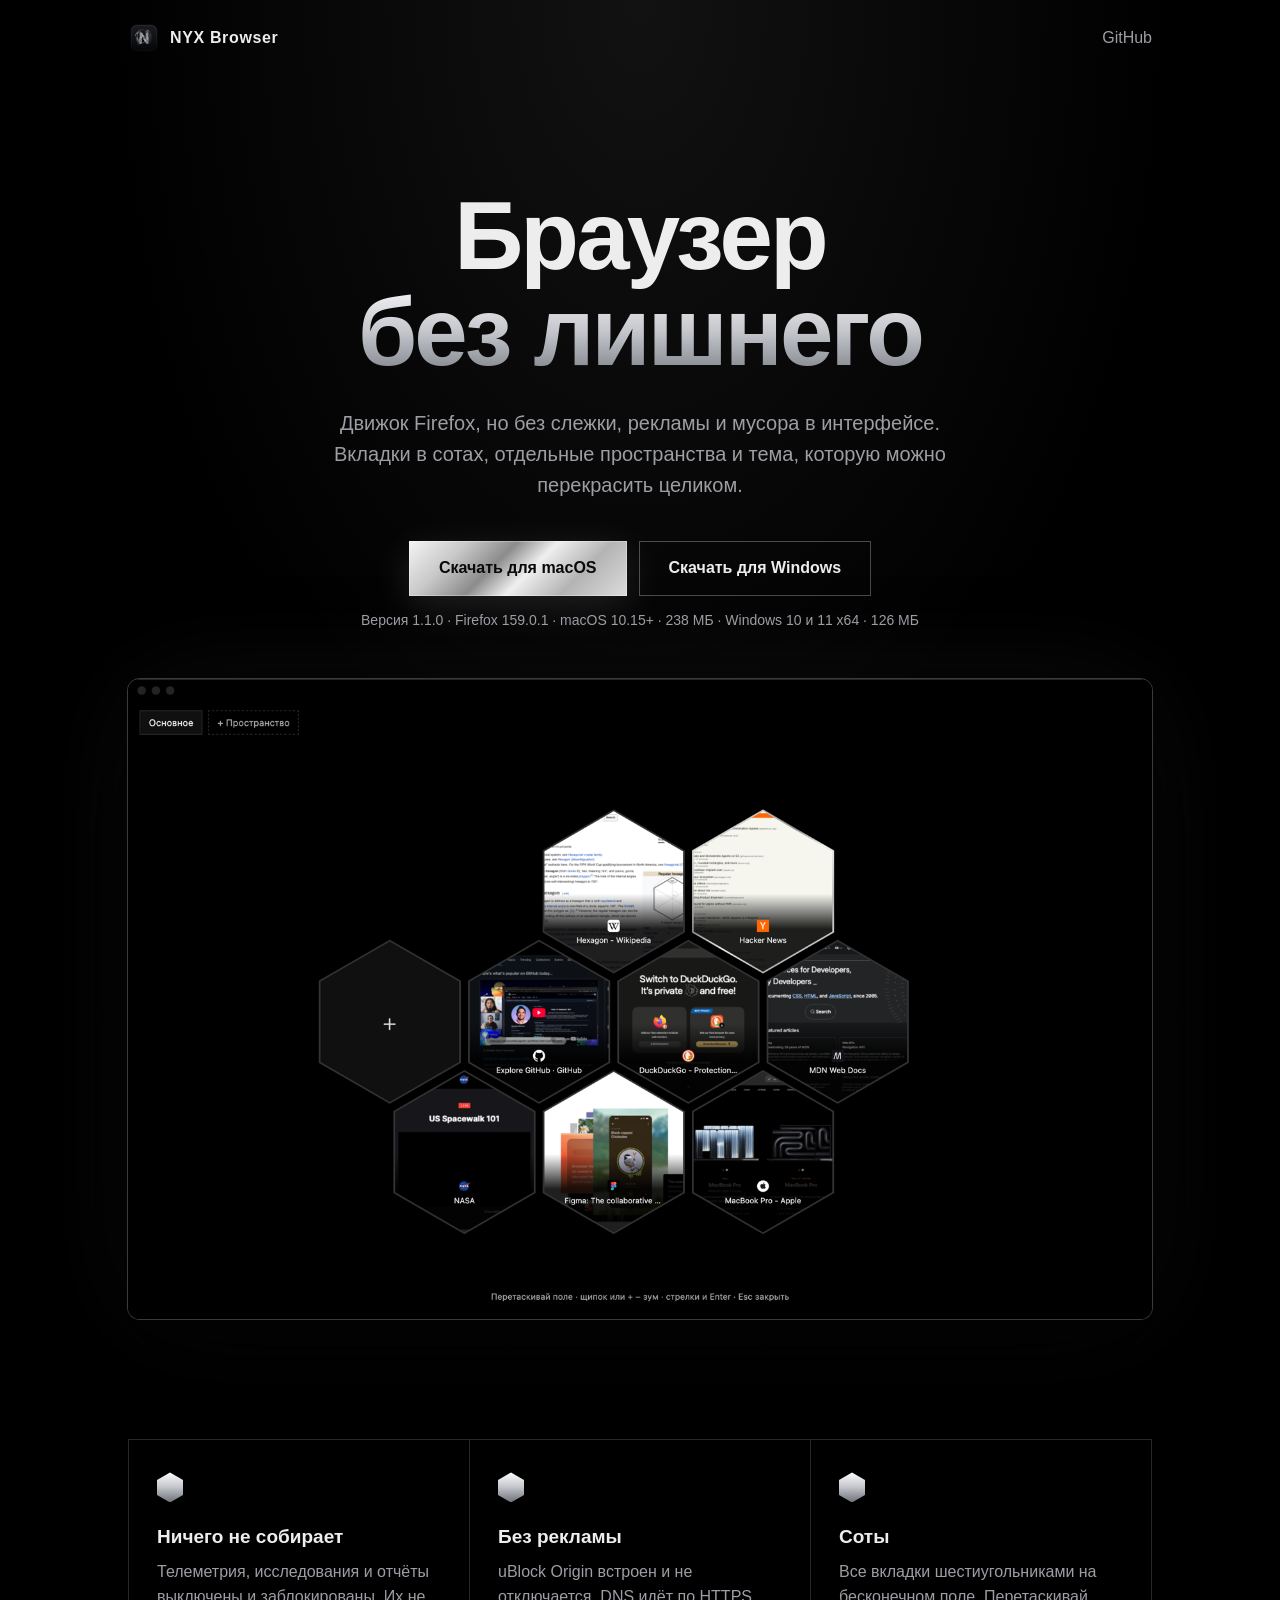
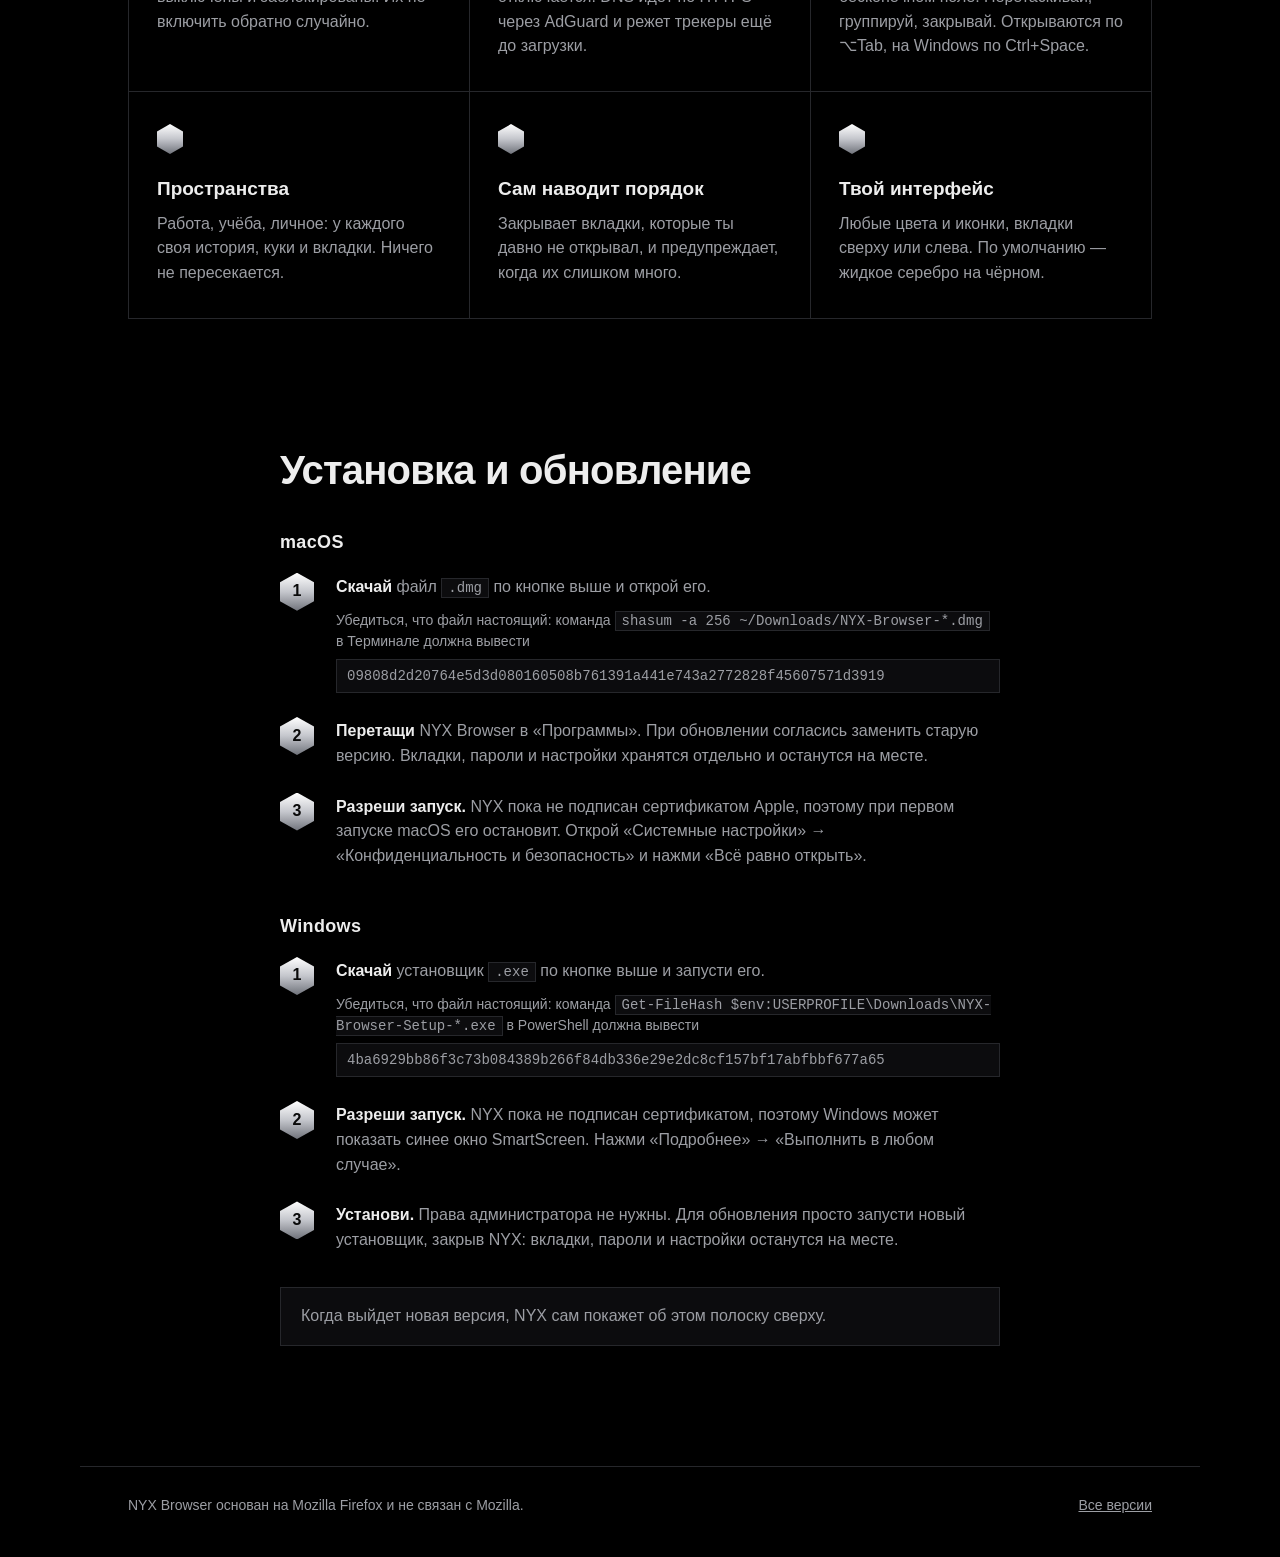
<file: docs/index.html>
<!doctype html>
<html lang="ru">
  <head>
    <meta charset="utf-8" />
    <meta http-equiv="Content-Security-Policy" content="default-src 'none'; script-src 'self'; style-src 'self'; img-src 'self'; connect-src 'self'; base-uri 'none'; form-action 'none'" />
    <meta name="viewport" content="width=device-width, initial-scale=1" />
    <title>NYX Browser</title>
    <meta name="description" content="NYX Browser: браузер для macOS на движке Firefox. Без телеметрии и рекламы, с сотами вместо списка вкладок и изолированными пространствами." />
    <meta property="og:title" content="NYX Browser" />
    <meta property="og:description" content="Браузер для macOS на движке Firefox. Без телеметрии и рекламы." />
    <meta property="og:image" content="img/screenshot.png" />
    <meta name="theme-color" content="#000000" />
    <link rel="icon" href="img/favicon.png" />
    <link rel="stylesheet" href="style.css" />
  </head>
  <body>
    <header class="top">
      <a class="brand" href="#">
        <img src="img/logo.svg" alt="" width="32" height="32" />
        <span>NYX Browser</span>
      </a>
      <a class="top-link" href="https://github.com/skytninja/NYX-browser">GitHub</a>
    </header>

    <main>
      <section class="hero">
        <h1>Браузер<br /><span class="metal">без лишнего</span></h1>
        <p class="lead">
          Движок Firefox, но без слежки, рекламы и мусора в интерфейсе.
          Вкладки в сотах, отдельные пространства и тема, которую можно перекрасить целиком.
        </p>
        <div class="cta">
          <div class="downloads" id="downloads">
            <a class="button" id="download-button" href="https://github.com/skytninja/NYX-browser/releases/latest">
              Скачать для macOS
            </a>
            <a class="button secondary" id="download-win" href="https://github.com/skytninja/NYX-browser/releases/latest">
              Скачать для Windows
            </a>
          </div>
          <p class="meta" id="download-meta">macOS 10.15+ · Apple Silicon и Intel &nbsp;·&nbsp; Windows 10 и 11 · x64</p>
        </div>
      </section>

      <figure class="shot">
        <img src="img/screenshot.png" alt="NYX Browser: обзор вкладок сотами" width="1600" height="1000" />
      </figure>

      <section class="features" aria-label="Возможности">
        <article>
          <span class="hex" aria-hidden="true"></span>
          <h2>Ничего не собирает</h2>
          <p>Телеметрия, исследования и отчёты выключены и заблокированы. Их не включить обратно случайно.</p>
        </article>
        <article>
          <span class="hex" aria-hidden="true"></span>
          <h2>Без рекламы</h2>
          <p>uBlock Origin встроен и не отключается. DNS идёт по HTTPS через AdGuard и режет трекеры ещё до загрузки.</p>
        </article>
        <article>
          <span class="hex" aria-hidden="true"></span>
          <h2>Соты</h2>
          <p>Все вкладки шестиугольниками на бесконечном поле. Перетаскивай, группируй, закрывай. Открываются по ⌥Tab, на Windows по Ctrl+Space.</p>
        </article>
        <article>
          <span class="hex" aria-hidden="true"></span>
          <h2>Пространства</h2>
          <p>Работа, учёба, личное: у каждого своя история, куки и вкладки. Ничего не пересекается.</p>
        </article>
        <article>
          <span class="hex" aria-hidden="true"></span>
          <h2>Сам наводит порядок</h2>
          <p>Закрывает вкладки, которые ты давно не открывал, и предупреждает, когда их слишком много.</p>
        </article>
        <article>
          <span class="hex" aria-hidden="true"></span>
          <h2>Твой интерфейс</h2>
          <p>Любые цвета и иконки, вкладки сверху или слева. По умолчанию — жидкое серебро на чёрном.</p>
        </article>
      </section>

      <section class="install" id="download">
        <h2>Установка и обновление</h2>
        <h3 class="platform">macOS</h3>
        <ol>
          <li>
            <strong>Скачай</strong> файл <code>.dmg</code> по кнопке выше и открой его.
            <span class="checksum" id="checksum" hidden>
              Убедиться, что файл настоящий: команда <code>shasum -a 256 ~/Downloads/NYX-Browser-*.dmg</code>
              в Терминале должна вывести <code class="hash" id="sha256"></code>
            </span>
          </li>
          <li>
            <strong>Перетащи</strong> NYX Browser в «Программы». При обновлении согласись заменить старую версию.
            Вкладки, пароли и настройки хранятся отдельно и останутся на месте.
          </li>
          <li>
            <strong>Разреши запуск.</strong> NYX пока не подписан сертификатом Apple, поэтому при первом запуске macOS его остановит.
            Открой «Системные настройки» → «Конфиденциальность и безопасность» и нажми «Всё равно открыть».
          </li>
        </ol>
        <h3 class="platform">Windows</h3>
        <ol>
          <li>
            <strong>Скачай</strong> установщик <code>.exe</code> по кнопке выше и запусти его.
            <span class="checksum" id="checksum-win" hidden>
              Убедиться, что файл настоящий: команда
              <code>Get-FileHash $env:USERPROFILE\Downloads\NYX-Browser-Setup-*.exe</code>
              в PowerShell должна вывести <code class="hash" id="sha256-win"></code>
            </span>
          </li>
          <li>
            <strong>Разреши запуск.</strong> NYX пока не подписан сертификатом, поэтому Windows может показать синее окно SmartScreen.
            Нажми «Подробнее» → «Выполнить в любом случае».
          </li>
          <li>
            <strong>Установи.</strong> Права администратора не нужны. Для обновления просто запусти новый установщик,
            закрыв NYX: вкладки, пароли и настройки останутся на месте.
          </li>
        </ol>
        <p class="note">Когда выйдет новая версия, NYX сам покажет об этом полоску сверху.</p>
      </section>
    </main>

    <footer class="bottom">
      <p>NYX Browser основан на Mozilla Firefox и не связан с Mozilla.</p>
      <p><a href="https://github.com/skytninja/NYX-browser/releases">Все версии</a></p>
    </footer>

    <script src="script.js"></script>
  </body>
</html>
</file>
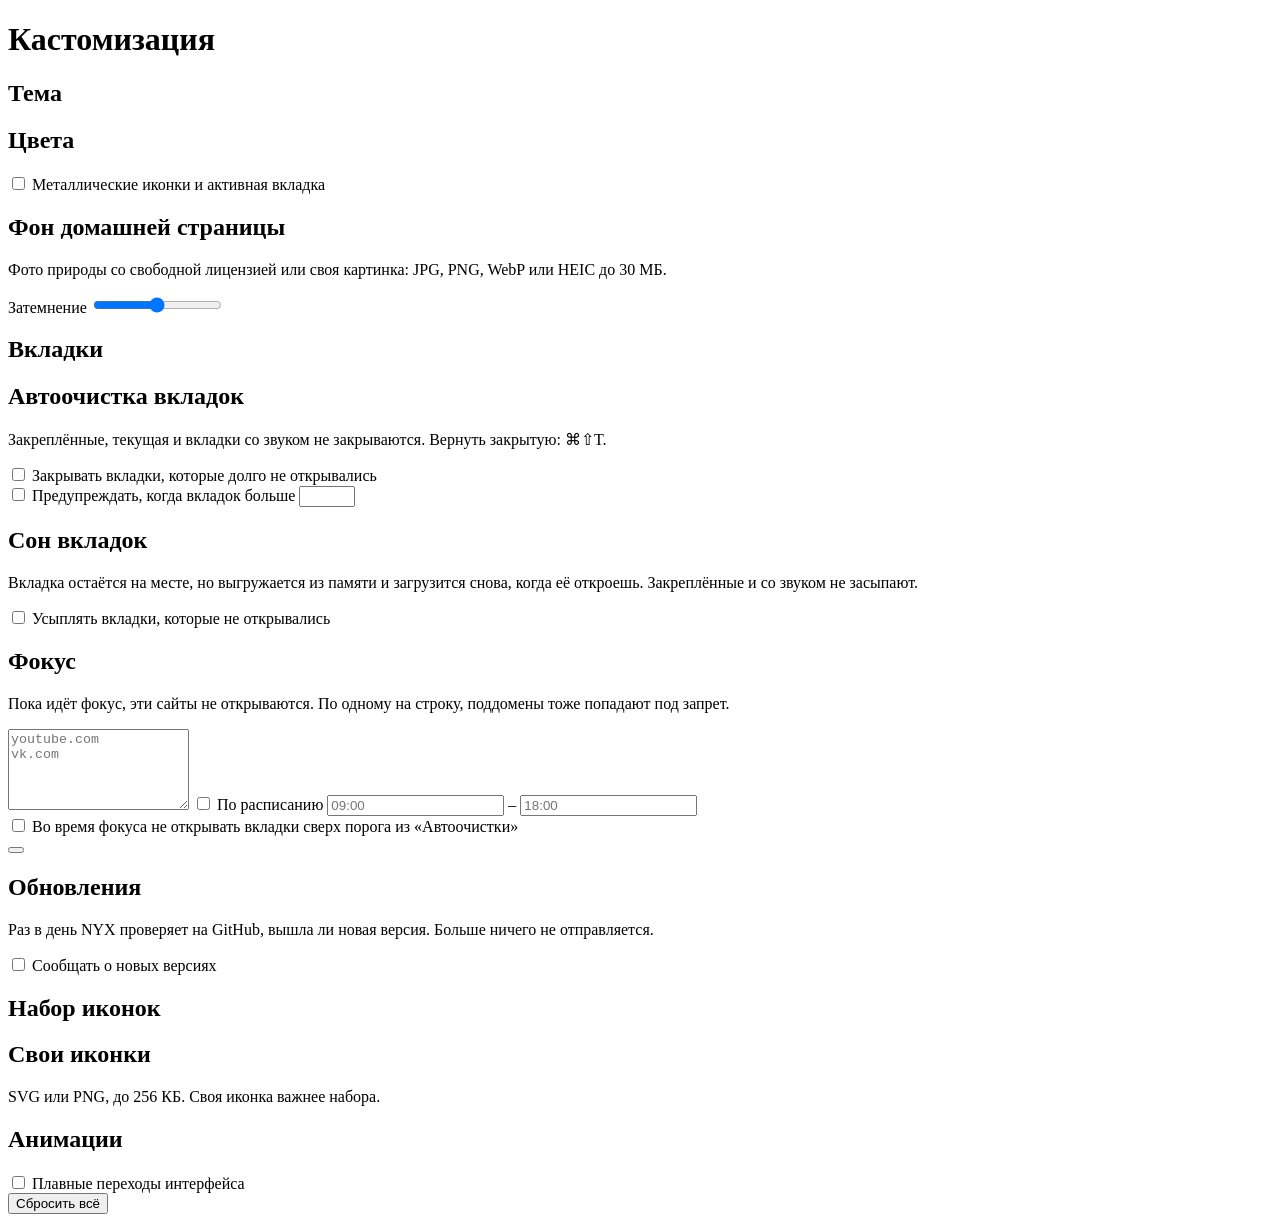
<file: chrome/home/customize.html>
<!doctype html>
<html lang="ru">
  <head>
    <meta charset="utf-8" />
    <meta http-equiv="Content-Security-Policy" content="default-src chrome:; img-src chrome: data:; object-src 'none'" />
    <title>Кастомизация</title>
    <link rel="icon" href="chrome://branding/content/icon32.png" />
    <link rel="stylesheet" href="chrome://nyx/content/customize.css" />
  </head>
  <body>
    <main>
      <h1>Кастомизация</h1>

      <section>
        <h2>Тема</h2>
        <div id="presets" class="options"></div>
      </section>

      <section>
        <h2>Цвета</h2>
        <div id="colors" class="grid"></div>
        <label class="row">
          <input id="metal" type="checkbox" />
          <span>Металлические иконки и активная вкладка</span>
        </label>
      </section>

      <section id="home-background">
        <h2>Фон домашней страницы</h2>
        <p id="background-hint" class="hint">Фото природы со свободной лицензией или своя картинка: JPG, PNG, WebP или HEIC до 30 МБ.</p>
        <div id="backgrounds" class="backgrounds"></div>
        <input id="background-file" type="file" accept="image/jpeg,image/png,image/webp,image/heic,image/heif,.heic,.heif" hidden />
        <label class="row spaced">
          <span>Затемнение</span>
          <input id="home-dim" type="range" min="0" max="70" step="5" />
          <span id="home-dim-value" class="hint inline"></span>
        </label>
        <p id="background-error" class="error" role="alert"></p>
      </section>

      <section>
        <h2>Вкладки</h2>
        <div id="tabs" class="options"></div>
      </section>

      <section>
        <h2>Автоочистка вкладок</h2>
        <p class="hint">Закреплённые, текущая и вкладки со звуком не закрываются. Вернуть закрытую: <span class="reopen-key">⌘⇧T</span>.</p>
        <label class="row">
          <input id="tab-cleanup" type="checkbox" />
          <span>Закрывать вкладки, которые долго не открывались</span>
        </label>
        <div id="cleanup-hours" class="options spaced"></div>
        <label class="row spaced">
          <input id="tab-warning" type="checkbox" />
          <span>Предупреждать, когда вкладок больше</span>
          <input id="tab-limit" class="number" type="number" min="5" max="500" step="1" aria-label="Порог вкладок" />
        </label>
      </section>

      <section>
        <h2>Сон вкладок</h2>
        <p class="hint">Вкладка остаётся на месте, но выгружается из памяти и загрузится снова, когда её откроешь. Закреплённые и со звуком не засыпают.</p>
        <label class="row">
          <input id="tab-sleep" type="checkbox" />
          <span>Усыплять вкладки, которые не открывались</span>
        </label>
        <div id="sleep-minutes" class="options spaced"></div>
      </section>

      <section id="focus">
        <h2>Фокус</h2>
        <p class="hint">Пока идёт фокус, эти сайты не открываются. По одному на строку, поддомены тоже попадают под запрет.</p>
        <textarea id="focus-sites" class="sites" rows="5" placeholder="youtube.com&#10;vk.com" aria-label="Сайты для фокуса" spellcheck="false"></textarea>
        <label class="row spaced">
          <input id="focus-schedule" type="checkbox" />
          <span>По расписанию</span>
          <input id="focus-from" class="time" type="text" inputmode="numeric" maxlength="5" placeholder="09:00" aria-label="Начало фокуса, ЧЧ:ММ" />
          <span>–</span>
          <input id="focus-to" class="time" type="text" inputmode="numeric" maxlength="5" placeholder="18:00" aria-label="Конец фокуса, ЧЧ:ММ" />
        </label>
        <div id="focus-days" class="options spaced" aria-label="Дни фокуса"></div>
        <label class="row spaced">
          <input id="focus-hard-limit" type="checkbox" />
          <span>Во время фокуса не открывать вкладки сверх порога из «Автоочистки»</span>
        </label>
        <div class="row spaced">
          <button id="focus-now" class="option" type="button"></button>
          <span id="focus-status" class="hint inline"></span>
        </div>
      </section>

      <section>
        <h2>Обновления</h2>
        <p class="hint">Раз в день NYX проверяет на GitHub, вышла ли новая версия. Больше ничего не отправляется.</p>
        <label class="row">
          <input id="update-check" type="checkbox" />
          <span>Сообщать о новых версиях</span>
        </label>
      </section>

      <section>
        <h2>Набор иконок</h2>
        <div id="packs" class="options"></div>
      </section>

      <section>
        <h2>Свои иконки</h2>
        <p class="hint">SVG или PNG, до 256 КБ. Своя иконка важнее набора.</p>
        <div id="icons" class="grid"></div>
        <p id="icon-error" class="error" role="alert"></p>
      </section>

      <section>
        <h2>Анимации</h2>
        <label class="row">
          <input id="animations" type="checkbox" />
          <span>Плавные переходы интерфейса</span>
        </label>
      </section>

      <button id="reset" class="option" type="button">Сбросить всё</button>
    </main>
    <script src="chrome://nyx/content/customize.js"></script>
  </body>
</html>
</file>
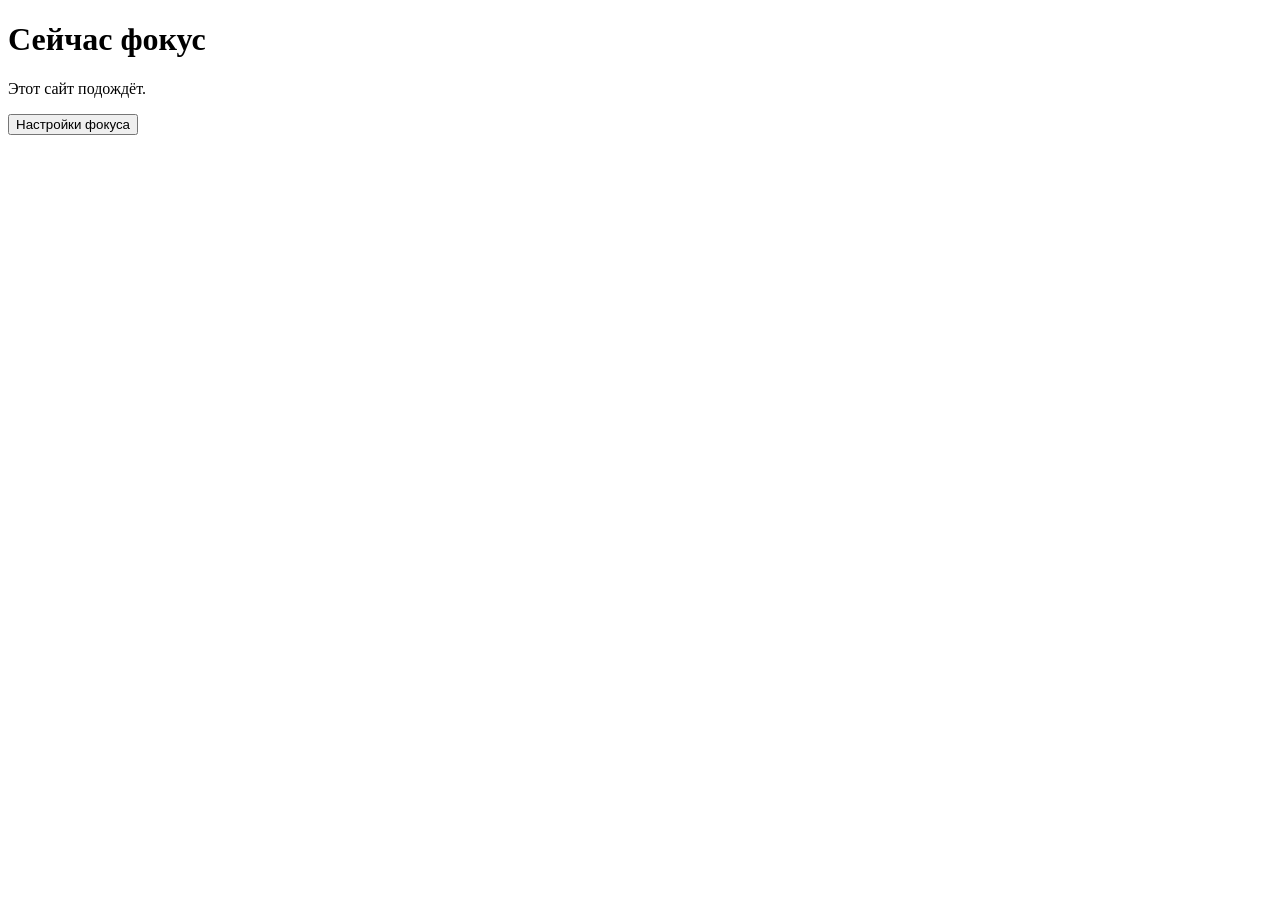
<file: chrome/home/focus.html>
<!doctype html>
<html lang="ru">
  <head>
    <meta charset="utf-8" />
    <meta http-equiv="Content-Security-Policy" content="default-src chrome:; object-src 'none'" />
    <title>Фокус</title>
    <link rel="icon" href="chrome://branding/content/icon32.png" />
    <link rel="stylesheet" href="chrome://nyx/content/focus.css" />
  </head>
  <body>
    <main>
      <span class="hex" aria-hidden="true"></span>
      <h1>Сейчас фокус</h1>
      <p id="site">Этот сайт подождёт.</p>
      <button id="settings" type="button">Настройки фокуса</button>
    </main>
    <script src="chrome://nyx/content/focus.js"></script>
  </body>
</html>
</file>
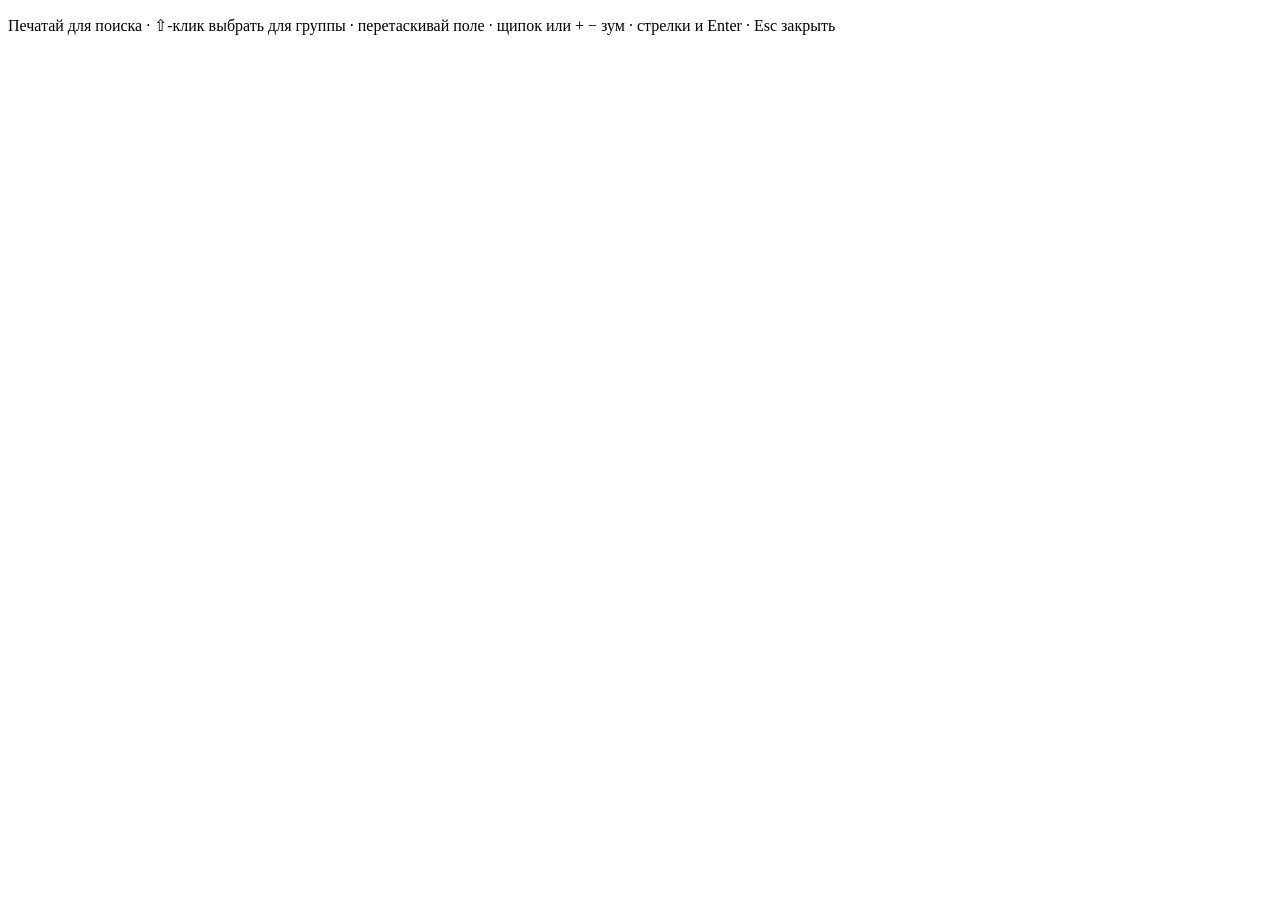
<file: chrome/home/hive.html>
<!doctype html>
<html lang="ru">
  <head>
    <meta charset="utf-8" />
    <meta http-equiv="Content-Security-Policy" content="default-src chrome:; img-src chrome: data: page-icon: https:; object-src 'none'" />
    <title>Соты</title>
    <link rel="stylesheet" href="chrome://nyx/content/hive.css" />
  </head>
  <body>
    <main id="viewport" aria-label="Открытые вкладки">
      <div id="world"></div>
    </main>
    <nav id="spaces" aria-label="Пространства"></nav>
    <aside id="trash" aria-label="Отложенные и закрытые вкладки"></aside>
    <div id="snooze" role="dialog" aria-label="Действия" hidden></div>
    <div id="group-bar" role="toolbar" aria-label="Группа из выбранных вкладок" hidden></div>
    <input id="search" type="search" hidden placeholder="Поиск по вкладкам" aria-label="Поиск по вкладкам" autocomplete="off" />
    <p id="hint">Печатай для поиска · ⇧-клик выбрать для группы · перетаскивай поле · щипок или + − зум · стрелки и Enter · Esc закрыть</p>
    <script src="chrome://nyx/content/hive.js"></script>
  </body>
</html>
</file>
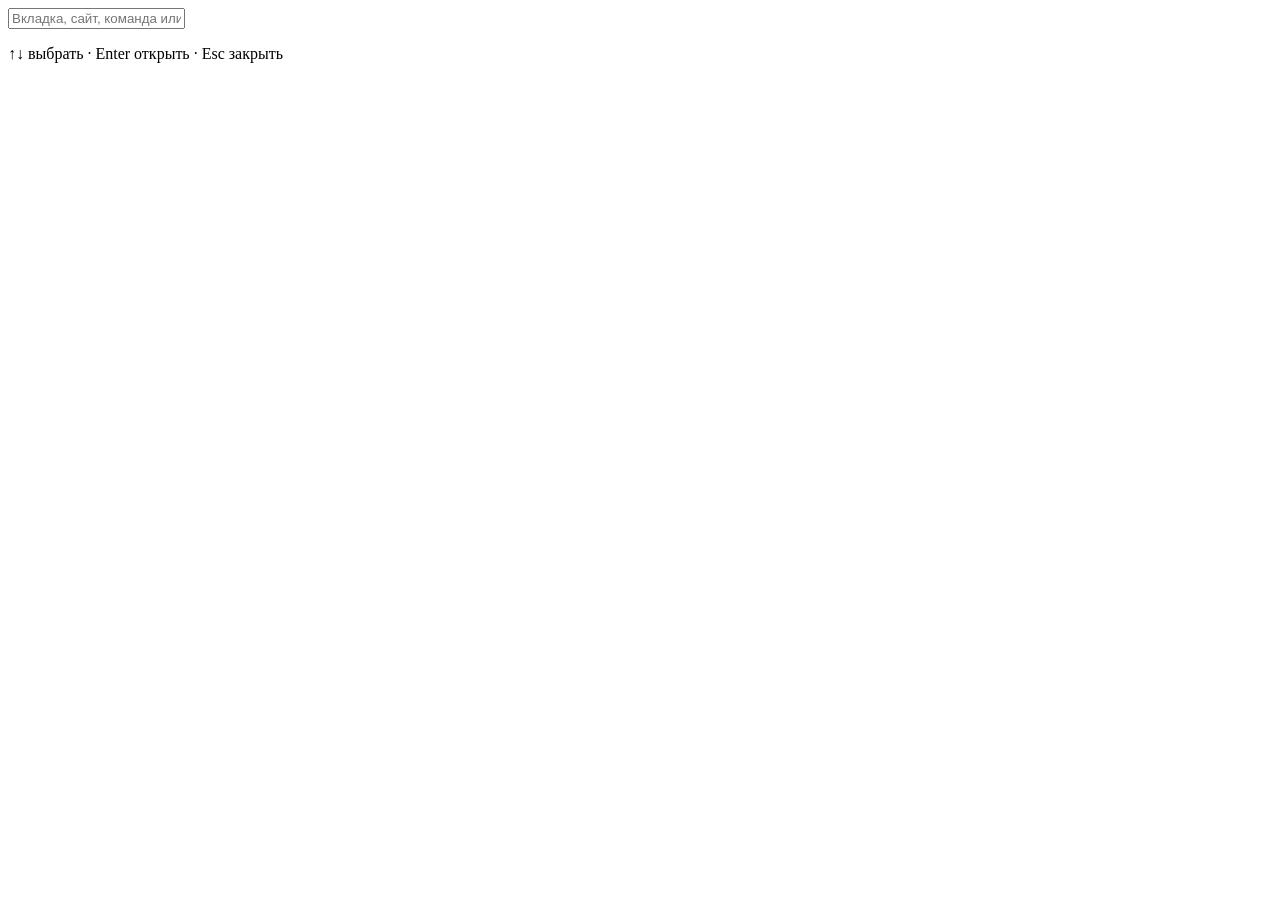
<file: chrome/home/palette.html>
<!doctype html>
<html lang="ru">
  <head>
    <meta charset="utf-8" />
    <meta http-equiv="Content-Security-Policy" content="default-src chrome:; img-src chrome: data: page-icon: https:; object-src 'none'" />
    <title>Команды</title>
    <link rel="stylesheet" href="chrome://nyx/content/palette.css" />
  </head>
  <body>
    <div id="backdrop"></div>
    <section id="palette" role="dialog" aria-label="Команды">
      <input id="query" type="text" autocomplete="off" spellcheck="false"
             placeholder="Вкладка, сайт, команда или поиск"
             role="combobox" aria-expanded="true" aria-controls="results" aria-autocomplete="list" />
      <ul id="results" role="listbox" aria-label="Результаты"></ul>
      <p id="footer">↑↓ выбрать · Enter открыть · Esc закрыть</p>
    </section>
    <script src="chrome://nyx/content/palette.js"></script>
  </body>
</html>
</file>
<file: docs/style.css>
:root {
  color-scheme: dark;
  --bg: #000;
  --surface: #0c0c0e;
  --border: #26272b;
  --text: #ededed;
  --muted: #9c9ea4;
  --metal: linear-gradient(180deg, #fff 0%, #c4c6cc 50%, #70737b 100%);
  --metal-flat: linear-gradient(135deg, #f4f4f4 0%, #c8c8c8 22%, #8c8c8c 40%, #efefef 55%, #b4b4b4 75%, #dcdcdc 100%);
  --hex: polygon(50% 0, 100% 25%, 100% 75%, 50% 100%, 0 75%, 0 25%);
  --gutter: clamp(16px, 5vw, 48px);
  font: 16px/1.55 -apple-system, BlinkMacSystemFont, "Helvetica Neue", Arial, sans-serif;
  color: var(--text);
}

* {
  box-sizing: border-box;
}

body {
  margin: 0;
  background:
    radial-gradient(60% 40% at 50% 0%, rgb(255 255 255 / 0.07), transparent 70%),
    var(--bg);
  background-repeat: no-repeat;
  overflow-x: hidden;
}

html {
  background: var(--bg);
}

a {
  color: inherit;
}

img {
  display: block;
  max-width: 100%;
  height: auto;
}

.top,
main,
.bottom {
  width: min(1120px, 100%);
  margin: 0 auto;
  padding-inline: var(--gutter);
}

.top {
  display: flex;
  align-items: center;
  justify-content: space-between;
  padding-block: 22px;
}

.brand {
  display: flex;
  align-items: center;
  gap: 10px;
  font-weight: 600;
  letter-spacing: 0.04em;
  text-decoration: none;
}

.top-link {
  color: var(--muted);
  text-decoration: none;
  transition: color 160ms ease-out;
}

.top-link:hover {
  color: var(--text);
}

.hero {
  padding-block: clamp(48px, 10vw, 112px) 48px;
  text-align: center;
}

h1 {
  margin: 0;
  font-size: clamp(44px, 9vw, 96px);
  line-height: 1;
  font-weight: 700;
  letter-spacing: -0.03em;
  text-wrap: balance;
}

.metal {
  background: var(--metal);
  -webkit-background-clip: text;
  background-clip: text;
  color: transparent;
}

.lead {
  max-width: 36em;
  margin: 28px auto 0;
  color: var(--muted);
  font-size: clamp(17px, 2.2vw, 20px);
  text-wrap: pretty;
}

.cta {
  margin-top: 40px;
}

.button {
  display: inline-block;
  padding: 15px 30px;
  background: var(--metal-flat);
  color: #0a0a0a;
  font-weight: 600;
  text-decoration: none;
  box-shadow: 0 0 0 1px rgb(255 255 255 / 0.3) inset, 0 10px 40px rgb(255 255 255 / 0.12);
  transition: transform 160ms ease-out, box-shadow 160ms ease-out;
}

.downloads {
  display: flex;
  flex-wrap: wrap;
  justify-content: center;
  gap: 12px;
}

/* The other platform's button: same size, quieter. */
.button.secondary {
  background: transparent;
  color: var(--text);
  box-shadow: 0 0 0 1px rgb(255 255 255 / 0.28) inset;
}

.button.secondary:hover {
  box-shadow: 0 0 0 1px rgb(255 255 255 / 0.55) inset;
}

.button:hover {
  transform: translateY(-1px);
  box-shadow: 0 0 0 1px rgb(255 255 255 / 0.5) inset, 0 14px 48px rgb(255 255 255 / 0.2);
}

.button:active {
  transform: translateY(0);
}

.button:focus-visible,
a:focus-visible {
  outline: 2px solid #d8d8d8;
  outline-offset: 4px;
}

.meta {
  margin: 14px 0 0;
  color: var(--muted);
  font-size: 14px;
  font-variant-numeric: tabular-nums;
}

.shot {
  margin: 0;
  border-radius: 12px;
  overflow: hidden;
  box-shadow: 0 0 0 1px #3a3b40, 0 40px 120px rgb(0 0 0 / 0.9), 0 0 120px rgb(255 255 255 / 0.06);
}

.shot img {
  width: 100%;
  background: var(--bg);
}

.features {
  display: grid;
  grid-template-columns: repeat(auto-fit, minmax(min(100%, 300px), 1fr));
  gap: 1px;
  margin-block: clamp(64px, 10vw, 120px);
  background: var(--border);
  border: 1px solid var(--border);
}

.features article {
  padding: 32px 28px;
  background: var(--bg);
  transition: background-color 160ms ease-out;
}

.features article:hover {
  background: var(--surface);
}

.hex {
  display: block;
  width: 26px;
  height: 30px;
  clip-path: var(--hex);
  background: var(--metal);
}

.features h2 {
  margin: 20px 0 8px;
  font-size: 19px;
  font-weight: 600;
}

.features p {
  margin: 0;
  color: var(--muted);
  text-wrap: pretty;
}

.install {
  max-width: 720px;
  margin: 0 auto clamp(64px, 10vw, 120px);
}

.install h2 {
  margin: 0 0 28px;
  font-size: clamp(28px, 4vw, 40px);
  letter-spacing: -0.02em;
}

.install .platform {
  margin: 0 0 18px;
  font-size: 18px;
  letter-spacing: 0.02em;
  color: var(--text);
}

.install ol + .platform {
  margin-top: 18px;
}

.install ol {
  margin: 0;
  padding: 0;
  list-style: none;
  counter-reset: step;
}

.install li {
  position: relative;
  padding: 0 0 26px 56px;
  color: var(--muted);
  counter-increment: step;
}

.install li::before {
  content: counter(step);
  position: absolute;
  top: -2px;
  left: 0;
  display: grid;
  place-items: center;
  width: 34px;
  height: 38px;
  clip-path: var(--hex);
  background: var(--metal);
  color: #0a0a0a;
  font-weight: 700;
}

.install strong {
  color: var(--text);
}

code {
  padding: 1px 6px;
  background: var(--surface);
  border: 1px solid var(--border);
  font: 14px ui-monospace, Menlo, monospace;
}

.checksum {
  display: block;
  margin-top: 10px;
  font-size: 14px;
}

.checksum[hidden] {
  display: none;
}

.hash {
  display: block;
  margin-top: 6px;
  padding: 8px 10px;
  overflow-wrap: anywhere;
  user-select: all;
}

.note {
  margin: 8px 0 0;
  padding: 16px 20px;
  border: 1px solid var(--border);
  background: var(--surface);
  color: var(--muted);
}

.bottom {
  display: flex;
  flex-wrap: wrap;
  justify-content: space-between;
  gap: 8px 24px;
  padding-block: 28px 40px;
  border-top: 1px solid var(--border);
  color: var(--muted);
  font-size: 14px;
}

.bottom p {
  margin: 0;
}

@media (prefers-reduced-motion: reduce) {
  * {
    transition: none !important;
  }
}
</file>
